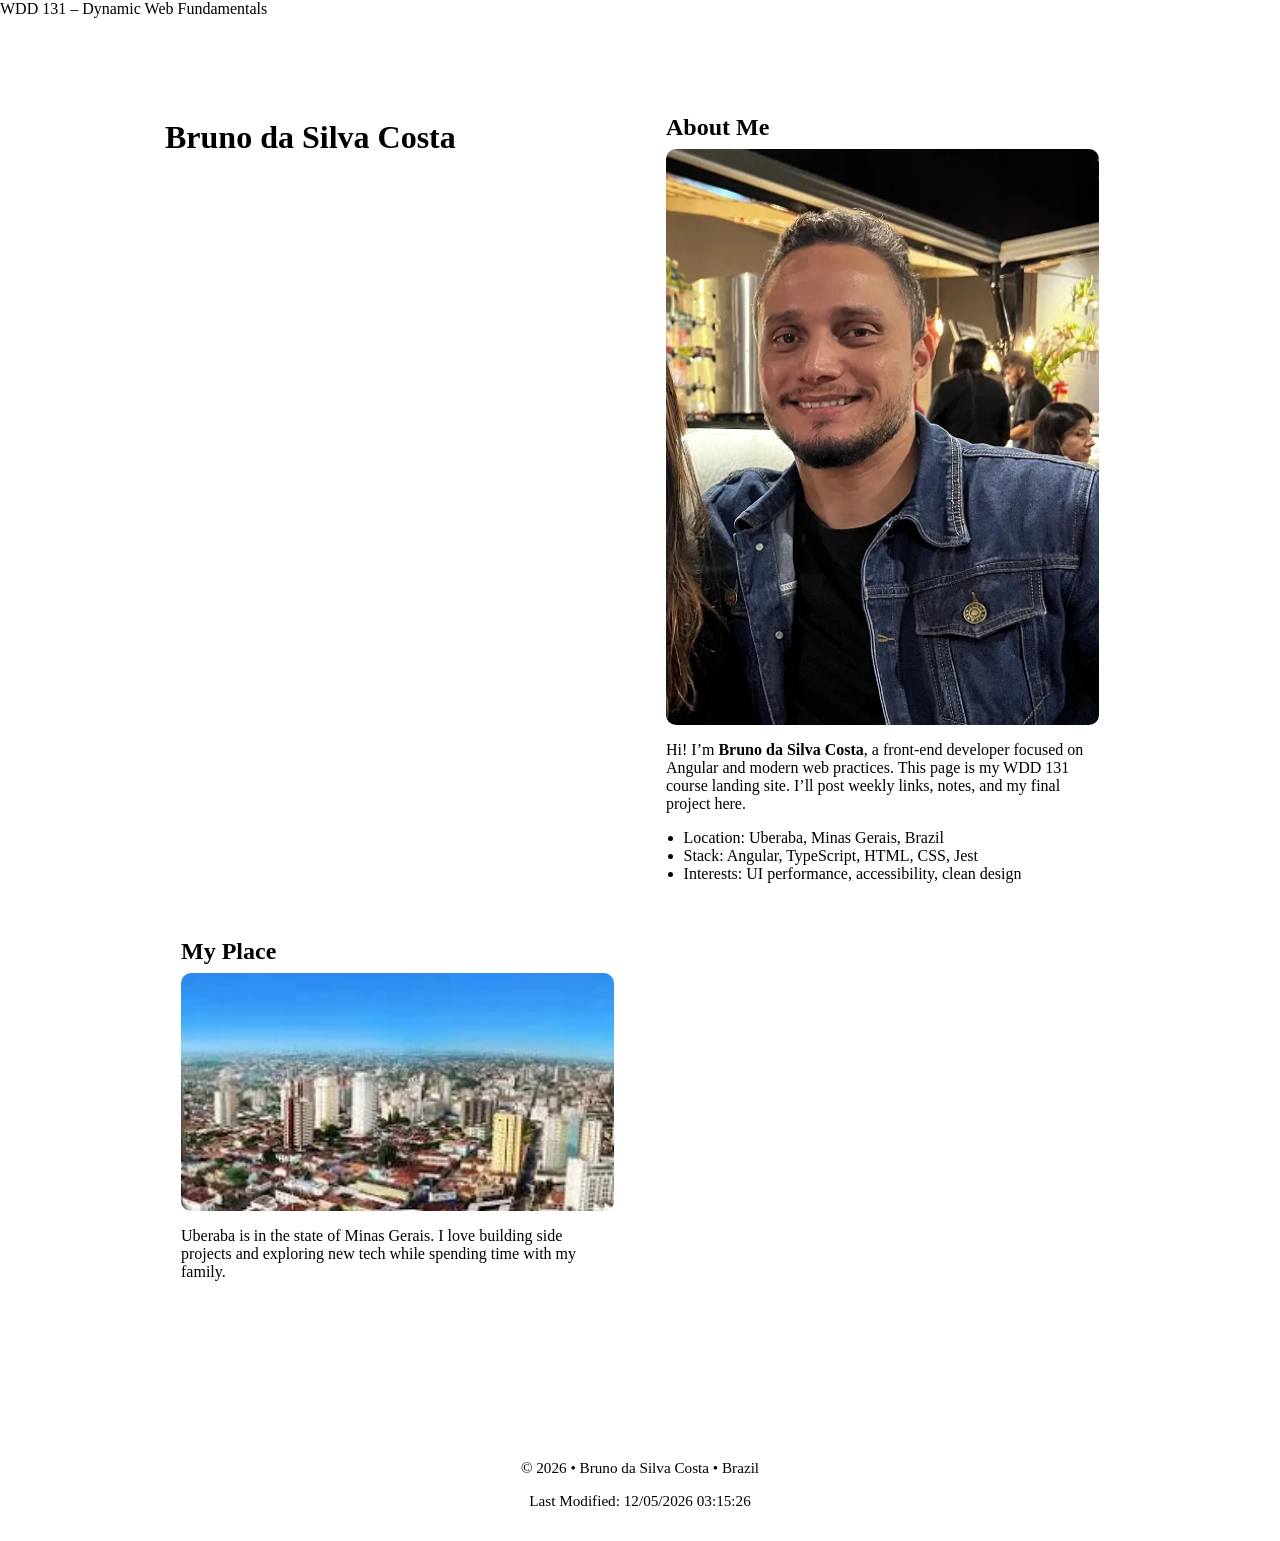
<file: index.html>
<!doctype html>


<!-- Styles -->
<link rel="stylesheet" href="styles/base.css" />


<!-- JS (deferred per spec) -->
<script src="scripts/getdates.js" defer></script>
</head>


<body>
    <header class="site-header">
        <span id="course-title" class="course-title">WDD 131 – Dynamic Web Fundamentals</span>


        <nav aria-label="Primary" class="site-nav">
            <ul>
                <li><a href="https://www.linkedin.com/in/🔧your-linkedin-slug" rel="me noopener"
                        target="_blank">LinkedIn</a></li>
                <li><a href="https://byupw.instructure.com/" target="_blank" rel="noopener">Canvas</a></li>
                <li><a href="https://www.churchofjesuschrist.org/study/scriptures/bofm/1-ne/3?lang=eng&id=p7#p7"
                        target="_blank" rel="noopener">Scripture</a></li>
                <li><a href="./final-project/" aria-label="Final Project folder placeholder">Final Project</a></li>
            </ul>
        </nav>
    </header>


    <main id="main" class="container">
        <h1 class="visually-hidden">Bruno da Silva Costa</h1>


        <section class="card" aria-labelledby="about-title">
            <h2 id="about-title">About Me</h2>
            <picture>
                <!-- Use WEBP if possible with JPG fallback -->
                <source srcset="images/profile.webp" type="image/webp" />
                <img src="images/profile.jpg" alt="Portrait of Bruno da Silva Costa" width="600" height="400"
                    loading="lazy" />
            </picture>
            <p>
                Hi! I’m <strong>Bruno da Silva Costa</strong>, a front‑end developer focused on Angular and modern web
                practices. This page is my
                WDD 131 course landing site. I’ll post weekly links, notes, and my final project here.
            </p>
            <ul class="fact-list">
                <li>Location: Uberaba, Minas Gerais, Brazil</li>
                <li>Stack: Angular, TypeScript, HTML, CSS, Jest</li>
                <li>Interests: UI performance, accessibility, clean design</li>
            </ul>
        </section>


        <section class="card" aria-labelledby="location-title">
            <h2 id="location-title">My Place</h2>
            <picture>
                <source srcset="images/location.webp" type="image/webp" />
                <img src="images/location.jpg" alt="City view of Uberaba, Minas Gerais" width="600" height="400"
                    loading="lazy" />
            </picture>
            <p>
                Uberaba is in the state of Minas Gerais. I love building side projects and exploring new tech while
                spending time with my family.
            </p>
        </section>
    </main>


    <footer class="site-footer">
        <p>
            &copy; <span id="currentyear"></span> • Bruno da Silva Costa • Brazil
        </p>
        <p id="lastModified" aria-live="polite"></p>
    </footer>
</body>

</html>
</file>
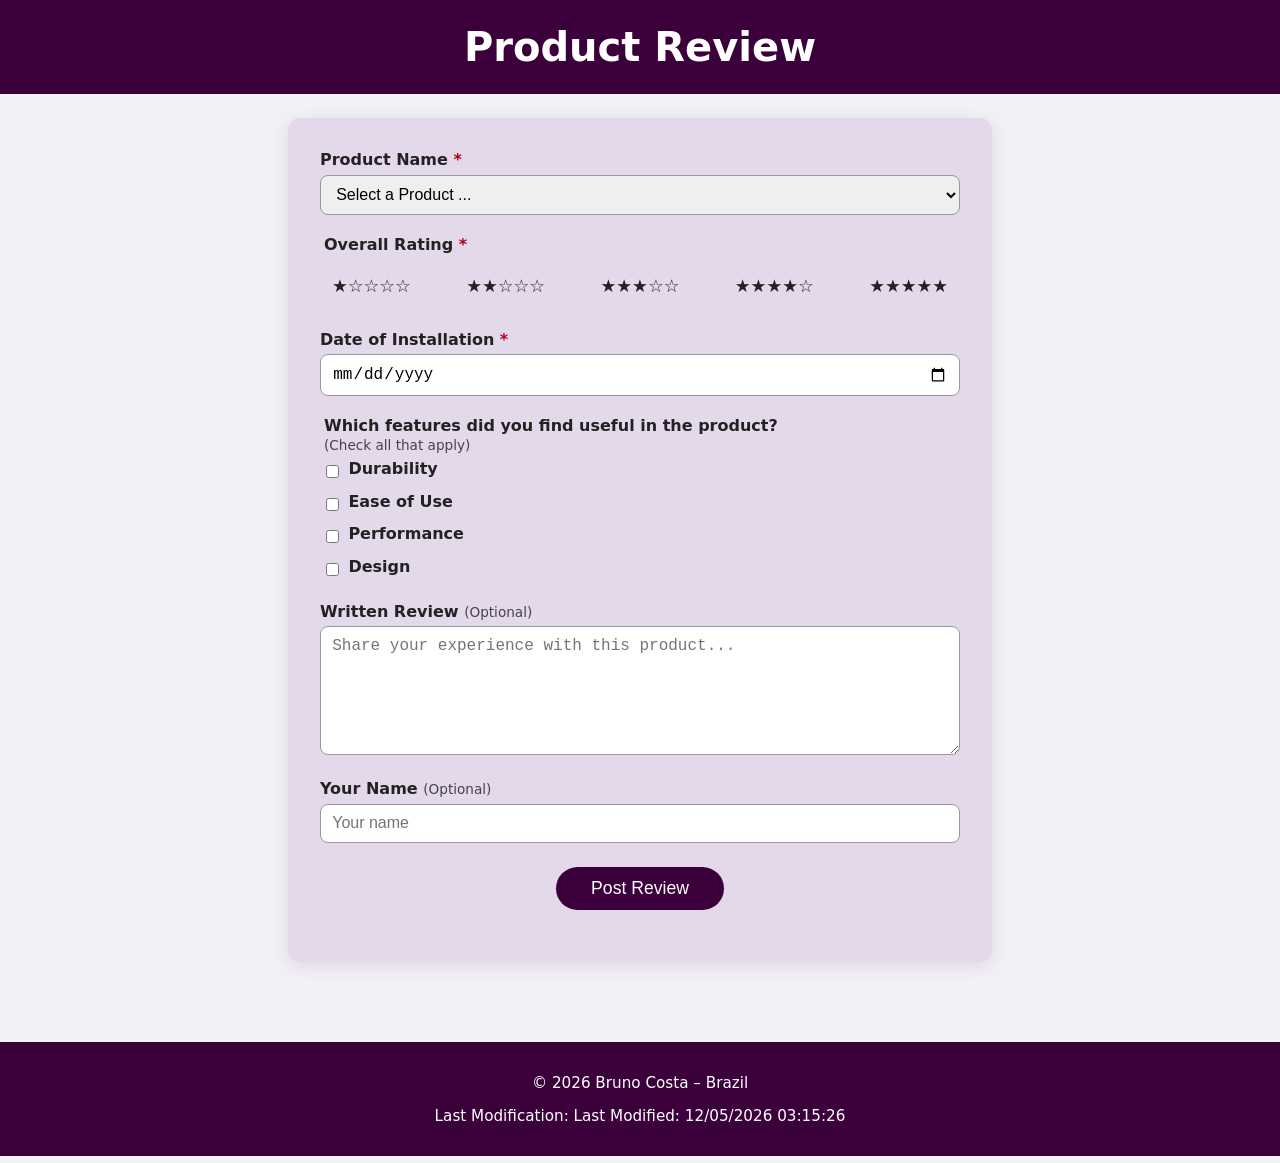
<file: form.html>
<!DOCTYPE html>
<html lang="en">

<head>
    <meta charset="UTF-8" />
    <meta name="viewport" content="width=device-width, initial-scale=1.0" />
    <meta name="description"
        content="Product Review Form for WDD 131 - Dynamic Web Fundamentals assignment by Bruno Costa. Submit and track product reviews dynamically.">
    <meta name="author" content="Bruno Costa">

    <title>Product Review</title>

    <link rel="stylesheet" href="styles/base.css" />
    <link rel="stylesheet" href="styles/form.css" />
</head>

<body>
    <header class="site-header">
        <h1>Product Review</h1>
    </header>

    <main>
        <form class="review-form" method="get" action="review.html">
            <div class="form-group">
                <label for="productName" class="required">Product Name</label>
                <select id="productName" name="productName" required>
                    <option value="" disabled selected>Select a Product ...</option>
                </select>
            </div>

            <fieldset class="form-group">
                <legend class="required">Overall Rating</legend>
                <div class="rating-group">
                    <div class="rating-option">
                        <input type="radio" id="rating1" name="rating" value="1" required />
                        <label for="rating1" aria-label="1 star">★☆☆☆☆</label>
                    </div>
                    <div class="rating-option">
                        <input type="radio" id="rating2" name="rating" value="2" required />
                        <label for="rating2" aria-label="2 stars">★★☆☆☆</label>
                    </div>
                    <div class="rating-option">
                        <input type="radio" id="rating3" name="rating" value="3" required />
                        <label for="rating3" aria-label="3 stars">★★★☆☆</label>
                    </div>
                    <div class="rating-option">
                        <input type="radio" id="rating4" name="rating" value="4" required />
                        <label for="rating4" aria-label="4 stars">★★★★☆</label>
                    </div>
                    <div class="rating-option">
                        <input type="radio" id="rating5" name="rating" value="5" required />
                        <label for="rating5" aria-label="5 stars">★★★★★</label>
                    </div>
                </div>
            </fieldset>

            <div class="form-group">
                <label for="installationDate" class="required">Date of Installation</label>
                <input type="date" id="installationDate" name="installationDate" required />
            </div>

            <fieldset class="form-group">
                <legend>Which features did you find useful in the product?<br>
                    <span class="hint">(Check all that apply)</span>
                </legend>

                <div class="checkbox-group">
                    <div class="checkbox-item">
                        <input type="checkbox" id="feature-durability" name="features" value="durability" />
                        <label for="feature-durability">Durability</label>
                    </div>

                    <div class="checkbox-item">
                        <input type="checkbox" id="feature-ease" name="features" value="ease-of-use" />
                        <label for="feature-ease">Ease of Use</label>
                    </div>

                    <div class="checkbox-item">
                        <input type="checkbox" id="feature-performance" name="features" value="performance" />
                        <label for="feature-performance">Performance</label>
                    </div>

                    <div class="checkbox-item">
                        <input type="checkbox" id="feature-design" name="features" value="design" />
                        <label for="feature-design">Design</label>
                    </div>
                </div>
            </fieldset>

            <div class="form-group">
                <label for="reviewText">
                    Written Review <span class="hint">(Optional)</span>
                </label>
                <textarea id="reviewText" name="reviewText" rows="6"
                    placeholder="Share your experience with this product..."></textarea>
            </div>

            <div class="form-group">
                <label for="userName">
                    Your Name <span class="hint">(Optional)</span>
                </label>
                <input type="text" id="userName" name="userName" placeholder="Your name" />
            </div>

            <div class="form-group submit-group">
                <input type="submit" value="Post Review" />
            </div>
        </form>
    </main>

    <footer class="site-footer">
        <p>&copy; <span id="currentyear"></span> Bruno Costa – Brazil</p>
        <p>Last Modification: <span id="lastModified"></span></p>
    </footer>

    <script src="scripts/getdates.js" defer></script>
    <script src="scripts/form.js" defer></script>
</body>

</html>
</file>
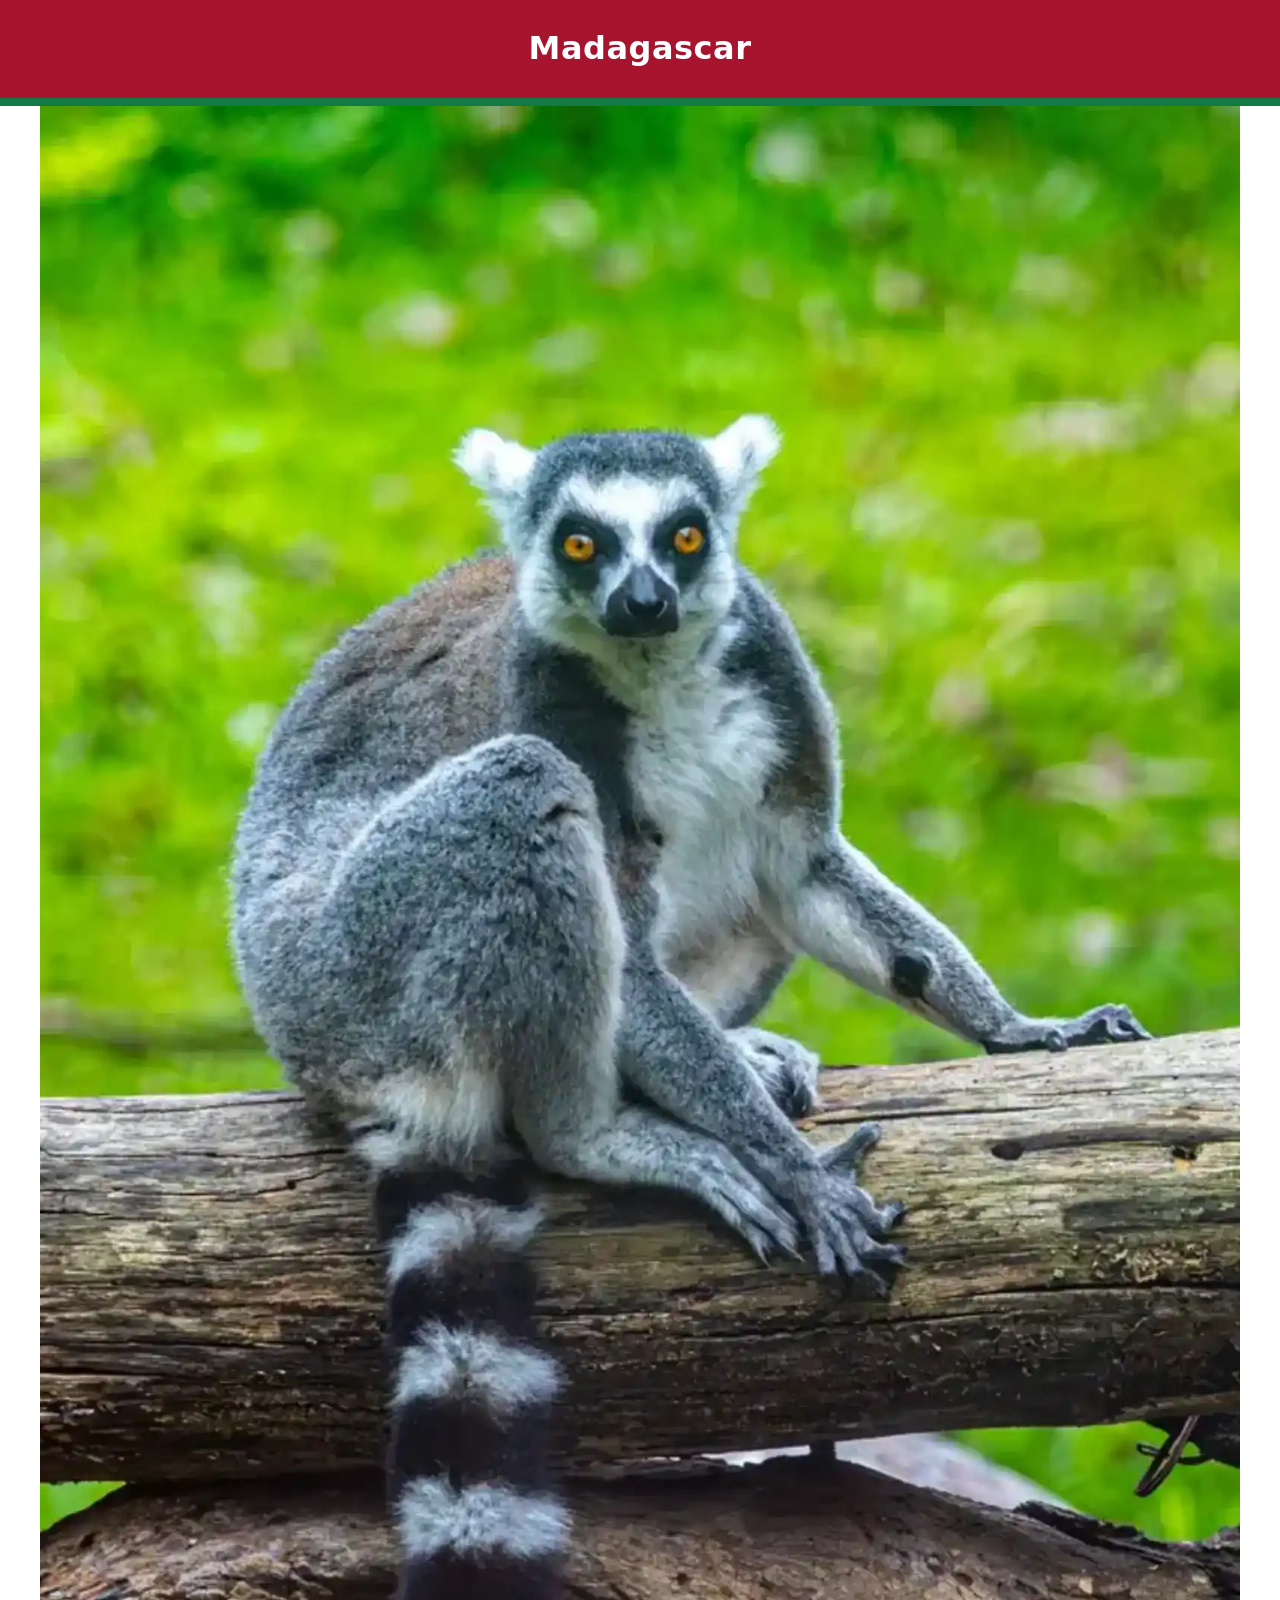
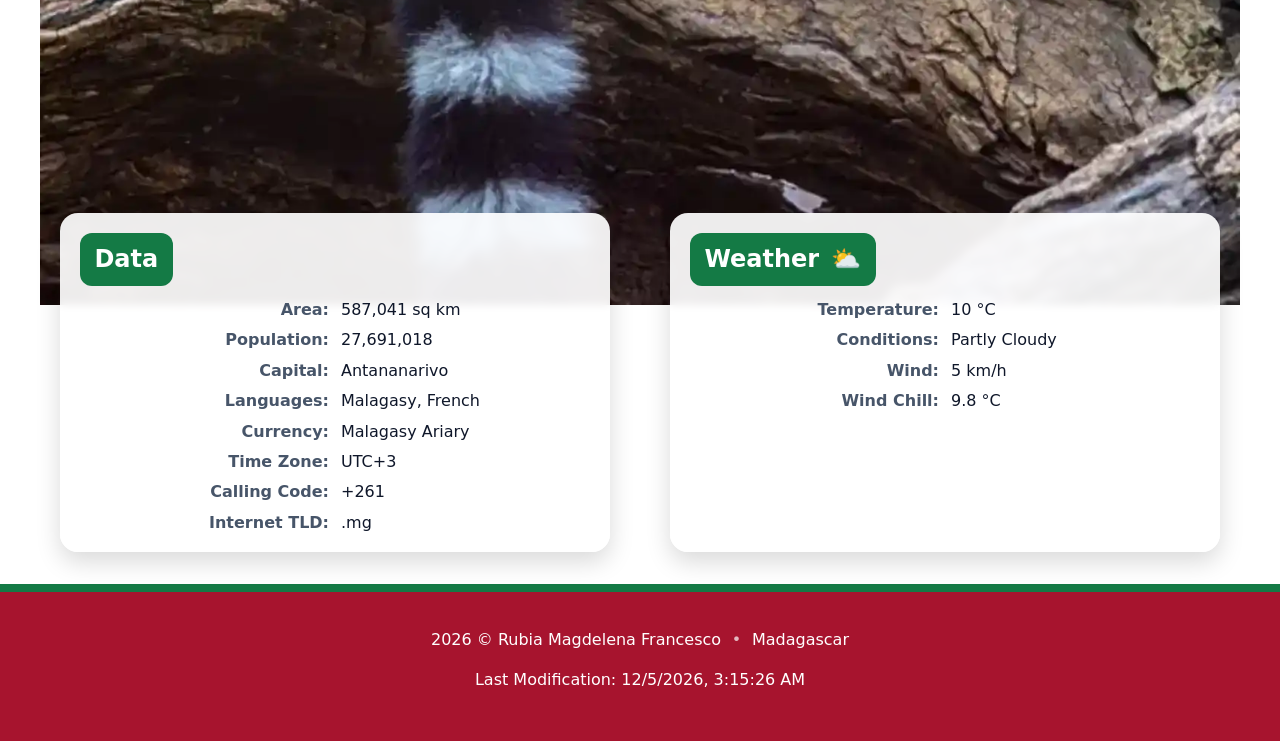
<file: place.html>
<!DOCTYPE html>
<html lang="en">

<head>
    <meta charset="UTF-8" >
    <meta name="viewport" content="width=device-width, initial-scale=1" >
    <meta name="description"
        content="Page about Madagascar with essential country data and weather section. Includes responsive WebP images and wind chill calculation via JavaScript.">
    <meta name="author" content="Bruno da Silva Costa">
    <title>Madagascar • Place Page</title>

    <link rel="stylesheet" href="styles/place.css" />

    <script src="scripts/place.js" defer></script>
</head>

<body>
    <header class="site-header">
        <h1 id="place-title">Madagascar</h1>
    </header>

    <main>
        <figure class="hero">
            <img src="images/madagascar-hero-large.webp" srcset="images/madagascar-hero-small.webp 600w,
                images/madagascar-hero-large.webp 1200w" sizes="(max-width: 700px) 100vw, 1200px" width="1200"
                height="675" loading="eager" decoding="async" fetchpriority="high"
                alt="Ring-tailed lemurs in Madagascar" />
            <figcaption class="visually-hidden">Lemurs in Madagascar</figcaption>
        </figure>

        <section class="info card" aria-labelledby="data-heading">
            <h2 id="data-heading">Data</h2>
            <dl class="kv">
                <div>
                    <dt>Area:</dt>
                    <dd>587,041 sq km</dd>
                </div>
                <div>
                    <dt>Population:</dt>
                    <dd>27,691,018</dd>
                </div>
                <div>
                    <dt>Capital:</dt>
                    <dd>Antananarivo</dd>
                </div>
                <div>
                    <dt>Languages:</dt>
                    <dd>Malagasy, French</dd>
                </div>
                <div>
                    <dt>Currency:</dt>
                    <dd>Malagasy Ariary</dd>
                </div>
                <div>
                    <dt>Time Zone:</dt>
                    <dd>UTC+3</dd>
                </div>
                <div>
                    <dt>Calling Code:</dt>
                    <dd>+261</dd>
                </div>
                <div>
                    <dt>Internet TLD:</dt>
                    <dd>.mg</dd>
                </div>
            </dl>
        </section>

        <section class="weather card" aria-labelledby="weather-heading">
            <div class="weather-title">
                <h2 id="weather-heading">Weather</h2>

                <svg class="weather-icon" viewBox="0 0 64 64" role="img" aria-label="Partly cloudy">
                    <title>Partly cloudy</title>
                    <circle cx="20" cy="20" r="9" />
                    <path d="M40 28a10 10 0 0 0-19.4-3.6A8 8 0 0 0 20 44h20a8 8 0 0 0 0-16z" />
                </svg>
            </div>

            <dl class="kv">
                <div>
                    <dt>Temperature:</dt>
                    <dd><span id="temp">10</span> °C</dd>
                </div>
                <div>
                    <dt>Conditions:</dt>
                    <dd>Partly Cloudy</dd>
                </div>
                <div>
                    <dt>Wind:</dt>
                    <dd><span id="wind">5</span> km/h</dd>
                </div>
                <div>
                    <dt>Wind Chill:</dt>
                    <dd><span id="windchill">N/A</span></dd>
                </div>
            </dl>
        </section>
    </main>

    <footer class="site-footer">
        <p>
            <span id="copyright-year"></span> ©
            <span class="owner">Rubia Magdelena Francesco</span>
            <span class="dot">•</span> Madagascar
        </p>
        <p>Last Modification: <span id="last-modified"></span></p>
    </footer>
</body>

</html>
</file>
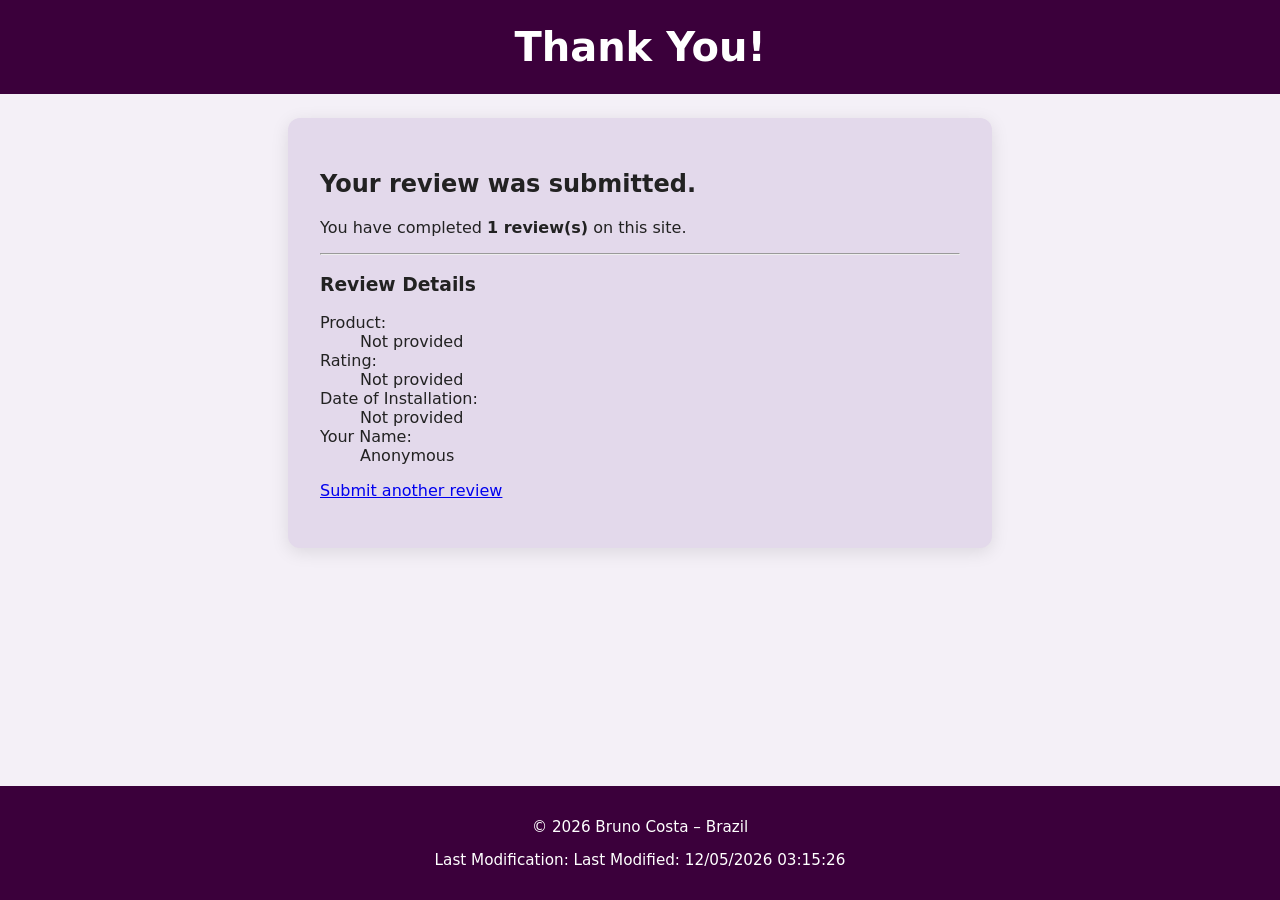
<file: review.html>
<!DOCTYPE html>
<html lang="en">

<head>
    <meta charset="UTF-8" />
    <meta name="viewport" content="width=device-width, initial-scale=1.0" />
    <meta name="description"
        content="Product Review Form for WDD 131 - Dynamic Web Fundamentals assignment by Bruno Costa. Submit and track product reviews dynamically.">
    <meta name="author" content="Bruno Costa">

    <title>Review Submitted</title>

    <link rel="stylesheet" href="styles/base.css" />
    <link rel="stylesheet" href="styles/form.css" />
</head>

<body>
    <header class="site-header">
        <h1>Thank You!</h1>
    </header>

    <main>
        <section class="review-form">
            <h2>Your review was submitted.</h2>

            <p>
                You have completed
                <strong><span id="reviewCount">0</span> review(s)</strong>
                on this site.
            </p>

            <hr>

            <h3>Review Details</h3>
            <dl class="review-details">
                <dt>Product:</dt>
                <dd id="summaryProduct">–</dd>

                <dt>Rating:</dt>
                <dd id="summaryRating">–</dd>

                <dt>Date of Installation:</dt>
                <dd id="summaryDate">–</dd>

                <dt>Your Name:</dt>
                <dd id="summaryName">–</dd>
            </dl>

            <p class="back-link">
                <a href="form.html">Submit another review</a>
            </p>
        </section>
    </main>

    <footer class="site-footer">
        <p>&copy; <span id="currentyear"></span> Bruno Costa – Brazil</p>
        <p>Last Modification: <span id="lastModified"></span></p>
    </footer>


    <script src="scripts/getdates.js" defer></script>
    <script src="scripts/review.js" defer></script>
</body>

</html>
</file>
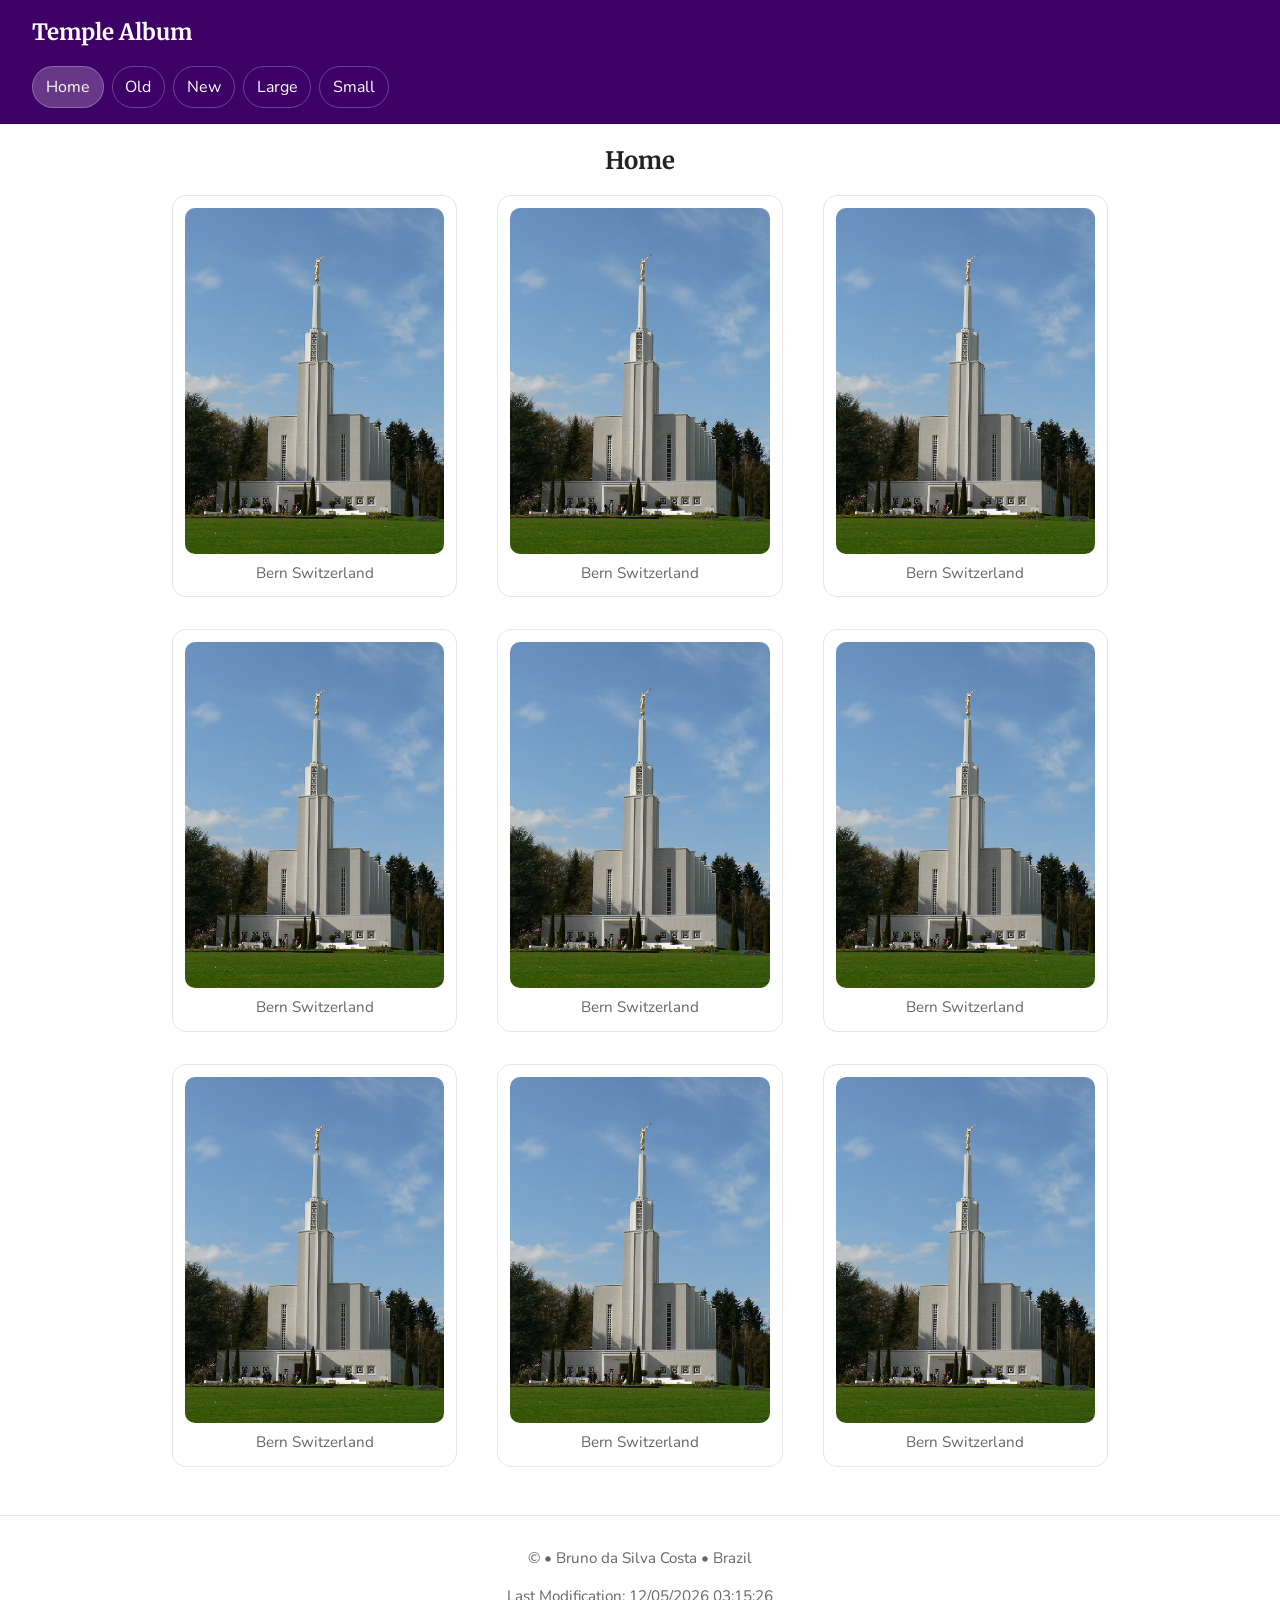
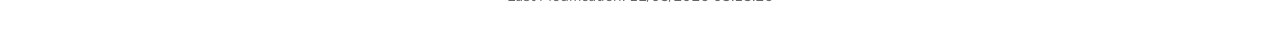
<file: temples.html>
<!doctype html>
<html lang="en">

<head>
    <meta charset="utf-8" />
    <meta name="viewport" content="width=device-width, initial-scale=1" />
    <title>Temple Album</title>

    <!-- Google Fonts -->
    <link href="https://fonts.googleapis.com/css2?family=Nunito:wght@400;700&family=Merriweather:wght@700&display=swap"
        rel="stylesheet">

    <!-- CSS (mobile first) -->
    <link rel="stylesheet" href="styles/temples.css">
    <!-- Larger view overrides -->
    <link rel="stylesheet" href="styles/temples-large.css" media="(min-width: 760px)">

    <!-- JS (deferred) -->
    <script src="scripts/temples.js" defer></script>
</head>

<body>
    <header class="site-header">
        <div class="brand-row">
            <h1 class="brand">Temple Album</h1>

            <!-- Hamburger (small only) -->
            <button class="hamburger" id="hamburger" aria-label="Menu" aria-controls="primary-nav"
                aria-expanded="false">
                <span class="hamburger-lines" aria-hidden="true"></span>
                <span class="visually-hidden">Menu</span>
            </button>
        </div>

        <nav id="primary-nav" class="site-nav" aria-label="Primary">
            <ul>
                <li><a class="active" href="#">Home</a></li>
                <li><a href="#">Old</a></li>
                <li><a href="#">New</a></li>
                <li><a href="#">Large</a></li>
                <li><a href="#">Small</a></li>
            </ul>
        </nav>
    </header>

    <main class="container">
        <h2 class="page-title">Home</h2>

        <!-- Album grid (9 figures) -->
        <section class="album" aria-label="Temple images">
            <!-- Repita a mesma imagem se desejar (placeholder) -->
            <figure>
                <img src="images/temple-switzerland.jpg" alt="Bern Switzerland Temple exterior" width="800" height="533"
                    loading="lazy">
                <figcaption>Bern Switzerland</figcaption>
            </figure>

            <figure>
                <img src="images/temple-switzerland.jpg" alt="Bern Switzerland Temple exterior" width="800" height="533"
                    loading="lazy">
                <figcaption>Bern Switzerland</figcaption>
            </figure>

            <figure>
                <img src="images/temple-switzerland.jpg" alt="Bern Switzerland Temple exterior" width="800" height="533"
                    loading="lazy">
                <figcaption>Bern Switzerland</figcaption>
            </figure>

            <figure>
                <img src="images/temple-switzerland.jpg" alt="Bern Switzerland Temple exterior" width="800" height="533"
                    loading="lazy">
                <figcaption>Bern Switzerland</figcaption>
            </figure>

            <figure>
                <img src="images/temple-switzerland.jpg" alt="Bern Switzerland Temple exterior" width="800" height="533"
                    loading="lazy">
                <figcaption>Bern Switzerland</figcaption>
            </figure>

            <figure>
                <img src="images/temple-switzerland.jpg" alt="Bern Switzerland Temple exterior" width="800" height="533"
                    loading="lazy">
                <figcaption>Bern Switzerland</figcaption>
            </figure>

            <figure>
                <img src="images/temple-switzerland.jpg" alt="Bern Switzerland Temple exterior" width="800" height="533"
                    loading="lazy">
                <figcaption>Bern Switzerland</figcaption>
            </figure>

            <figure>
                <img src="images/temple-switzerland.jpg" alt="Bern Switzerland Temple exterior" width="800" height="533"
                    loading="lazy">
                <figcaption>Bern Switzerland</figcaption>
            </figure>

            <figure>
                <img src="images/temple-switzerland.jpg" alt="Bern Switzerland Temple exterior" width="800" height="533"
                    loading="lazy">
                <figcaption>Bern Switzerland</figcaption>
            </figure>
        </section>
    </main>

    <footer class="site-footer">
        <p>&copy; <span id="currentyear"></span> • Bruno da Silva Costa • Brazil</p>
        <p id="lastModified" aria-live="polite"></p>
    </footer>

    <!-- a11y helper -->
    <span class="visually-hidden" id="sr-status" aria-live="polite"></span>
</body>

</html>
</file>
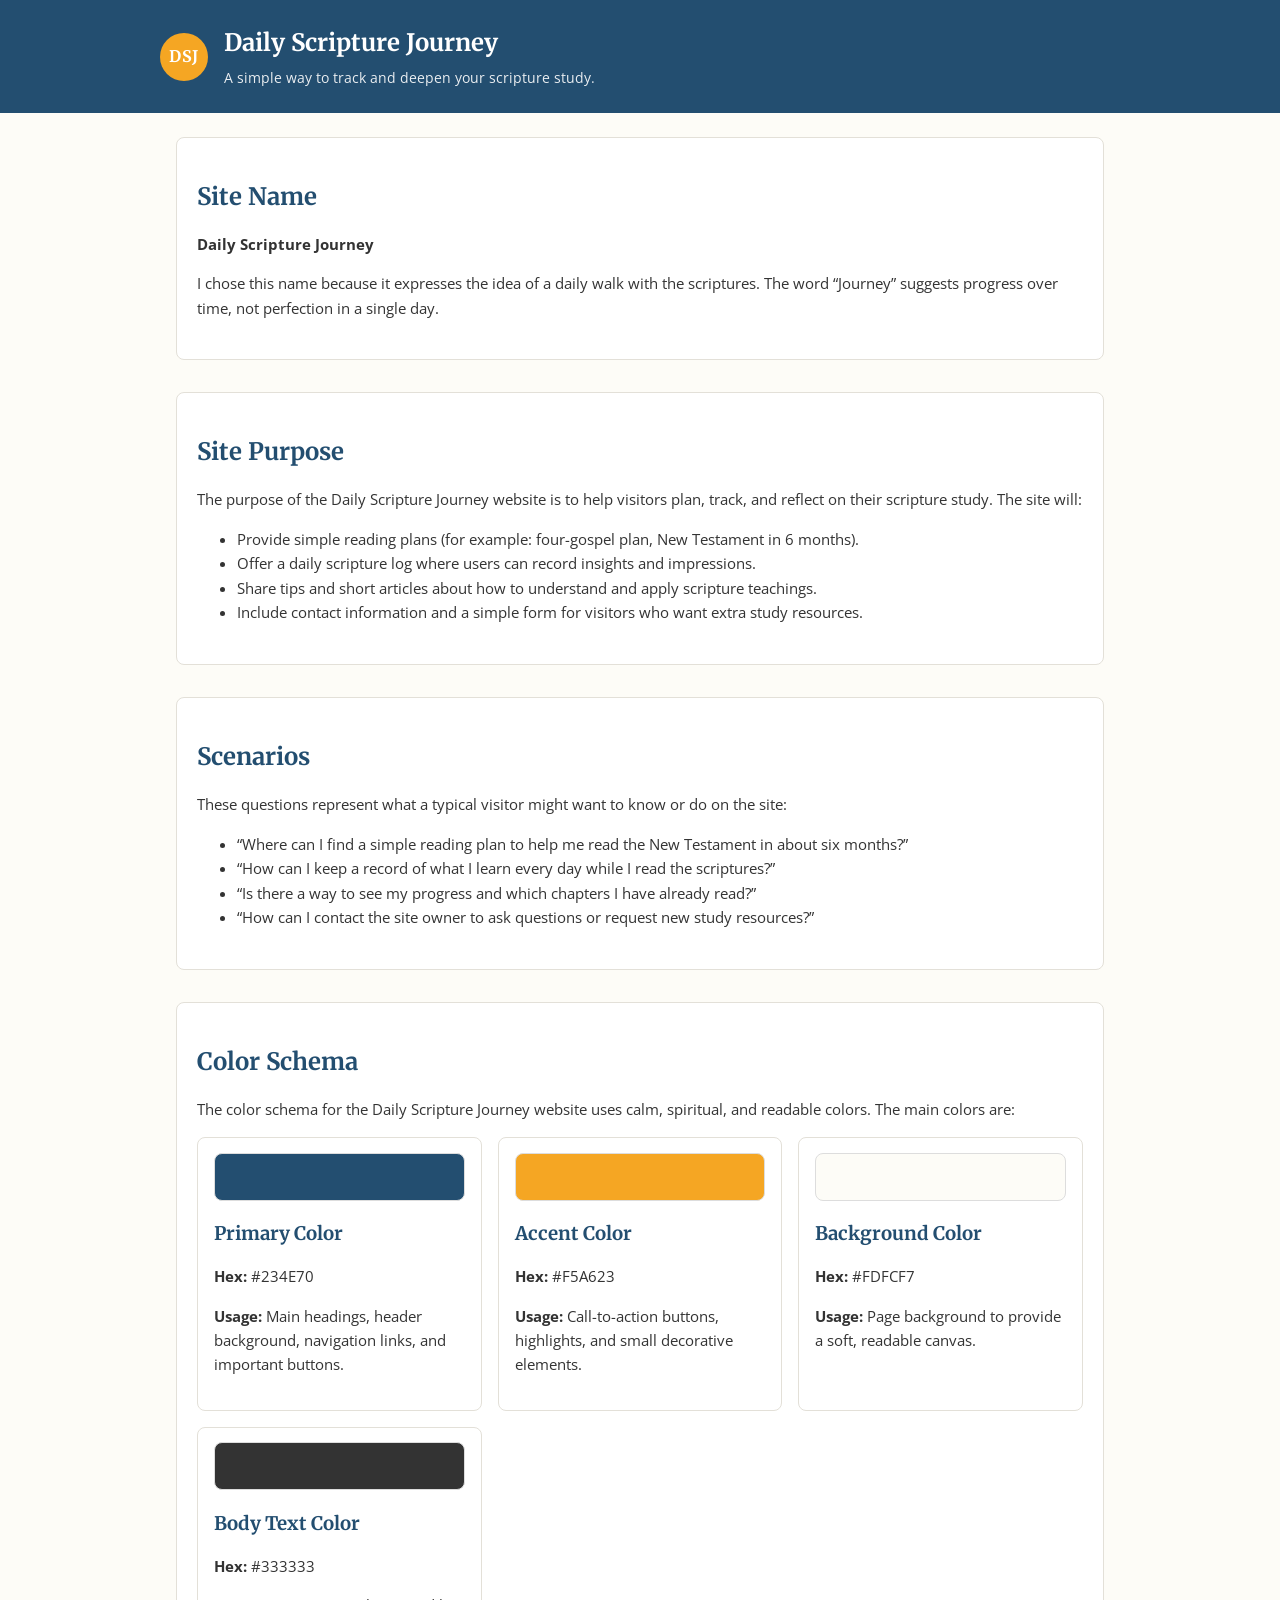
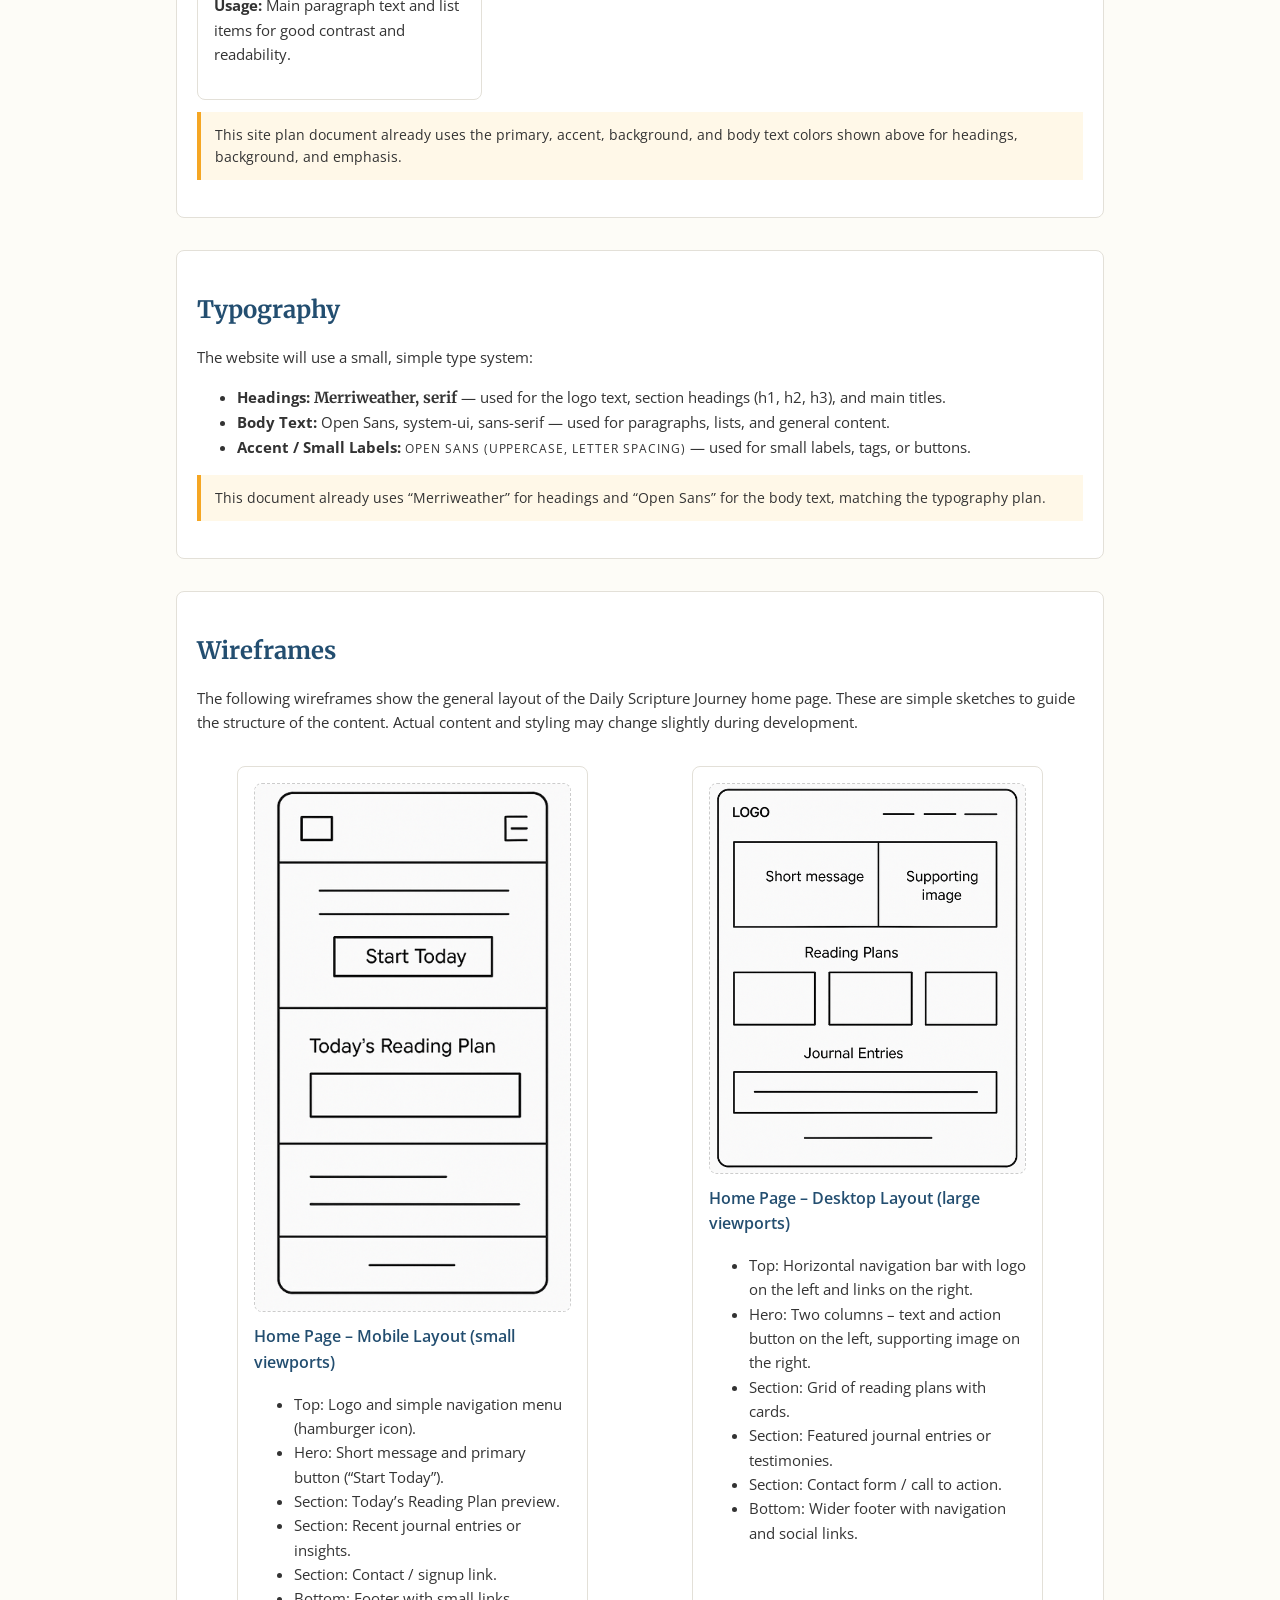
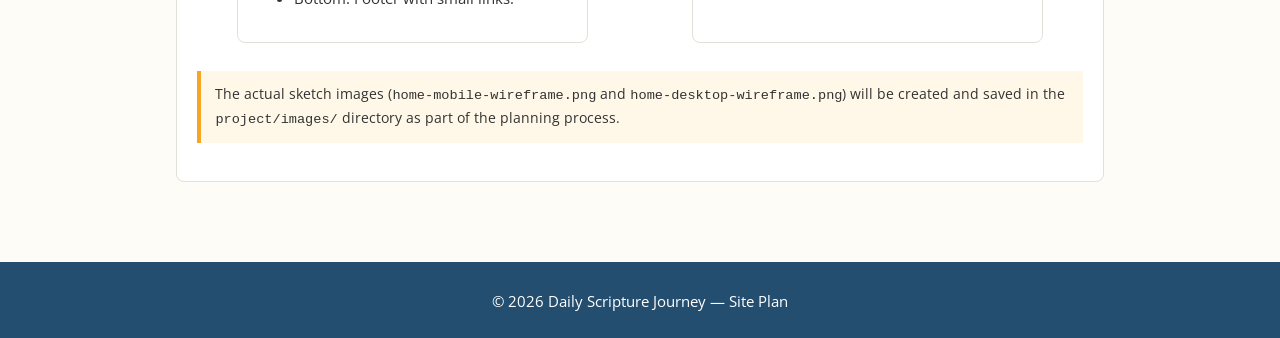
<file: project/siteplan.html>
<!DOCTYPE html>
<html lang="en">

<head>
    <meta charset="UTF-8">
    <meta name="viewport" content="width=device-width, initial-scale=1.0">
    <meta name="description"
        content="Site plan for the Daily Scripture Journey project in the WDD 131 course, outlining name, purpose, audience, colors, typography, and wireframes.">
    <meta name="author" content="Bruno da Silva Costa">
    <link rel="preconnect" href="https://fonts.googleapis.com">
    <link rel="preconnect" href="https://fonts.gstatic.com" crossorigin>
    <link
        href="https://fonts.googleapis.com/css2?family=Merriweather:wght@400;700&family=Open+Sans:wght@300;400;600;700&display=swap"
        rel="stylesheet">
    <title>Daily Scripture Journey | Site Plan</title>
    <link rel="stylesheet" href="styles/siteplan.css">
</head>

<body>
    <header>
        <div class="logo-area">
            <div class="logo-mark">DSJ</div>
            <div class="logo-text">
                <h1>Daily Scripture Journey</h1>
                <p class="tagline">A simple way to track and deepen your scripture study.</p>
            </div>
        </div>
    </header>

    <main>
        <!-- SITE NAME -->
        <section id="site-name">
            <h2>Site Name</h2>
            <p><strong>Daily Scripture Journey</strong></p>
            <p>
                I chose this name because it expresses the idea of a daily walk with the scriptures.
                The word “Journey” suggests progress over time, not perfection in a single day.
            </p>
        </section>

        <!-- SITE PURPOSE -->
        <section id="site-purpose">
            <h2>Site Purpose</h2>
            <p>
                The purpose of the Daily Scripture Journey website is to help visitors plan, track,
                and reflect on their scripture study. The site will:
            </p>
            <ul>
                <li>Provide simple reading plans (for example: four-gospel plan, New Testament in 6 months).</li>
                <li>Offer a daily scripture log where users can record insights and impressions.</li>
                <li>Share tips and short articles about how to understand and apply scripture teachings.</li>
                <li>Include contact information and a simple form for visitors who want extra study resources.</li>
            </ul>
        </section>

        <!-- SCENARIOS -->
        <section id="scenarios">
            <h2>Scenarios</h2>
            <p>
                These questions represent what a typical visitor might want to know or do on the site:
            </p>
            <ul>
                <li>
                    “Where can I find a simple reading plan to help me read the New Testament in about six months?”
                </li>
                <li>
                    “How can I keep a record of what I learn every day while I read the scriptures?”
                </li>
                <li>
                    “Is there a way to see my progress and which chapters I have already read?”
                </li>
                <li>
                    “How can I contact the site owner to ask questions or request new study resources?”
                </li>
            </ul>
        </section>

        <!-- COLOR SCHEMA -->
        <section id="color-schema">
            <h2>Color Schema</h2>
            <p>
                The color schema for the Daily Scripture Journey website uses calm, spiritual, and readable colors.
                The main colors are:
            </p>

            <div class="color-grid">
                <article class="color-card">
                    <div class="color-swatch primary-swatch"></div>
                    <h3>Primary Color</h3>
                    <p><strong>Hex:</strong> #234E70</p>
                    <p><strong>Usage:</strong> Main headings, header background, navigation links, and important
                        buttons.</p>
                </article>

                <article class="color-card">
                    <div class="color-swatch accent-swatch"></div>
                    <h3>Accent Color</h3>
                    <p><strong>Hex:</strong> #F5A623</p>
                    <p><strong>Usage:</strong> Call-to-action buttons, highlights, and small decorative elements.</p>
                </article>

                <article class="color-card">
                    <div class="color-swatch background-swatch"></div>
                    <h3>Background Color</h3>
                    <p><strong>Hex:</strong> #FDFCF7</p>
                    <p><strong>Usage:</strong> Page background to provide a soft, readable canvas.</p>
                </article>

                <article class="color-card">
                    <div class="color-swatch text-swatch"></div>
                    <h3>Body Text Color</h3>
                    <p><strong>Hex:</strong> #333333</p>
                    <p><strong>Usage:</strong> Main paragraph text and list items for good contrast and readability.</p>
                </article>
            </div>

            <p class="note">
                This site plan document already uses the primary, accent, background, and body text colors
                shown above for headings, background, and emphasis.
            </p>
        </section>

        <!-- TYPOGRAPHY -->
        <section id="typography">
            <h2>Typography</h2>
            <p>
                The website will use a small, simple type system:
            </p>
            <ul>
                <li>
                    <strong>Headings:</strong> <span class="font-heading-example">Merriweather, serif</span>
                    — used for the logo text, section headings (h1, h2, h3), and main titles.
                </li>
                <li>
                    <strong>Body Text:</strong> <span class="font-body-example">Open Sans, system-ui, sans-serif</span>
                    — used for paragraphs, lists, and general content.
                </li>
                <li>
                    <strong>Accent / Small Labels:</strong>
                    <span class="font-label-example">Open Sans (uppercase, letter spacing)</span>
                    — used for small labels, tags, or buttons.
                </li>
            </ul>
            <p class="note">
                This document already uses “Merriweather” for headings and “Open Sans” for the body text,
                matching the typography plan.
            </p>
        </section>

        <!-- WIREFRAMES -->
        <section id="wireframes">
            <h2>Wireframes</h2>
            <p>
                The following wireframes show the general layout of the Daily Scripture Journey home page.
                These are simple sketches to guide the structure of the content. Actual content and styling
                may change slightly during development.
            </p>

            <div class="wireframe-grid">
                <figure class="wireframe-card">
                    <img src="images/home-mobile-wireframe.png"
                        alt="Wireframe of the Daily Scripture Journey home page on a mobile screen. Header at the top, followed by hero section, daily plan, and footer.">
                    <figcaption>Home Page – Mobile Layout (small viewports)</figcaption>
                    <ul>
                        <li>Top: Logo and simple navigation menu (hamburger icon).</li>
                        <li>Hero: Short message and primary button (“Start Today”).</li>
                        <li>Section: Today’s Reading Plan preview.</li>
                        <li>Section: Recent journal entries or insights.</li>
                        <li>Section: Contact / signup link.</li>
                        <li>Bottom: Footer with small links.</li>
                    </ul>
                </figure>

                <figure class="wireframe-card">
                    <img src="images/home-desktop-wireframe.png"
                        alt="Wireframe of the Daily Scripture Journey home page on a desktop screen. Horizontal navigation, hero with image and text, and sections for reading plans, journal preview, and contact.">
                    <figcaption>Home Page – Desktop Layout (large viewports)</figcaption>
                    <ul>
                        <li>Top: Horizontal navigation bar with logo on the left and links on the right.</li>
                        <li>Hero: Two columns – text and action button on the left, supporting image on the right.</li>
                        <li>Section: Grid of reading plans with cards.</li>
                        <li>Section: Featured journal entries or testimonies.</li>
                        <li>Section: Contact form / call to action.</li>
                        <li>Bottom: Wider footer with navigation and social links.</li>
                    </ul>
                </figure>
            </div>

            <p class="note">
                The actual sketch images (<code>home-mobile-wireframe.png</code> and
                <code>home-desktop-wireframe.png</code>) will be created and saved in the
                <code>project/images/</code> directory as part of the planning process.
            </p>
        </section>
    </main>

    <footer>
        <p>&copy; <span id="current-year"></span> Daily Scripture Journey &mdash; Site Plan</p>
    </footer>

    <script>
        // Small helper script for the year (still valid HTML and easy to validate)
        const yearSpan = document.getElementById('current-year');
        if (yearSpan) {
            yearSpan.textContent = new Date().getFullYear();
        }
    </script>
</body>

</html>
</file>
<file: styles/base.css>
html,
body {
    height: 100%;
}

body {
    margin: 0;
    min-height: 100vh;
    display: flex;
    flex-direction: column;
}

main {
    flex: 1;
}

/* Base: high contrast, minimal weight, responsive grid, flex nav */
.site-nav {
    margin-top: 0.75rem;
}

.site-nav ul {
    list-style: none;
    margin: 0 auto;
    padding: 0;
    display: flex;
    gap: 0.5rem;
    justify-content: center;
    flex-wrap: wrap;
}

.site-nav a {
    display: inline-block;
    padding: 0.5rem 0.9rem;
    border-radius: 999px;
    text-decoration: none;
    color: #ffffff;
    border: 1px solid rgba(255, 255, 255, 0.25);
    transition: transform 120ms ease, box-shadow 120ms ease, background-color 120ms ease;
}

/* Hover effect: subtle elevation, no layout shift (>3px) */
.site-nav a:hover,
.site-nav a:focus-visible {
    background: rgba(255, 255, 255, 0.12);
    box-shadow: 0 2px 10px rgba(0, 0, 0, 0.2);
    transform: translateY(-1px);
    outline: none;
}

.container {
    max-width: 950px;
    margin: 2rem auto;
    padding: 0 1rem 3rem;
}

/* Cards grid */
.container {
    display: grid;
    grid-template-columns: 1fr;
    gap: 1.25rem;
}

.card {
    background: var(--card);
    border: 1px solid var(--border);
    border-radius: 14px;
    padding: 1rem 1rem 1.2rem;
}


.card h2 {
    margin: 0 0 0.5rem 0;
    font-family: Merriweather, Georgia, serif;
    font-weight: 700;
}

.card p,
.card li {
    color: var(--muted-text);
}


.fact-list {
    margin: 0.5rem 0 0;
    padding-left: 1.1rem;
}

.card img {
    width: 100%;
    height: auto;
    border-radius: 10px;
    display: block;
}

/* Wider screens: two cards side by side */
@media (min-width: 820px) {
    .container {
        grid-template-columns: repeat(2, 1fr);
    }
}

.site-footer {
    border-top: 1px solid var(--border);
    margin-top: 2rem;
    padding: 1rem;
    text-align: center;
    font-size: 0.95rem;
}

/* Respect motion preferences */
@media (prefers-reduced-motion: reduce) {
    html {
        scroll-behavior: auto;
    }

    .site-nav a {
        transition: none;
    }
}
</file>
<file: styles/form.css>
body {
    font-family: system-ui, -apple-system, BlinkMacSystemFont, "Segoe UI", sans-serif;
    margin: 0;
    background-color: #f4f0f7;
    color: #222;
}

.site-header {
    background-color: #3b003b;
    color: #fff;
    padding: 1.5rem 1rem;
    text-align: center;
}

.site-header h1 {
    margin: 0;
    font-size: 2rem;
}

main {
    padding: 1.5rem 1rem 3rem;
}

.review-form {
    max-width: 480px;
    margin: 0 auto;
    background-color: #e3d9eb;
    padding: 1.5rem 1.25rem 2rem;
    border-radius: 0.75rem;
    box-shadow: 0 4px 18px rgba(0, 0, 0, 0.1);
}

.form-group,
fieldset.form-group {
    margin-bottom: 1.25rem;
    border: none;
    padding: 0;
}

label,
legend {
    display: block;
    font-weight: 600;
    margin-bottom: 0.35rem;
}

.required::after {
    content: " *";
    color: #b00020;
    font-weight: 700;
}

.hint {
    font-weight: 400;
    font-size: 0.85rem;
    color: #444;
}

input[type="text"],
input[type="date"],
select,
textarea {
    width: 100%;
    padding: 0.6rem 0.7rem;
    font-size: 1rem;
    border-radius: 0.5rem;
    border: 1px solid #999;
    box-sizing: border-box;
}

.rating-group {
    display: flex;
    justify-content: space-between;
    gap: 0.5rem;
    margin-top: 0.5rem;
}

.rating-option {
    text-align: center;
}

.rating-option input[type="radio"] {
    position: absolute;
    opacity: 0;
}

.rating-option label {
    display: inline-block;
    padding: 0.4rem 0.5rem;
    border-radius: 999px;
    border: 2px solid transparent;
    cursor: pointer;
    font-size: 1.1rem;
}

.rating-option input[type="radio"]:checked+label {
    border-color: #3b003b;
    background-color: #fff;
}

.checkbox-group {
    display: grid;
    gap: 0.5rem;
}

.checkbox-item {
    display: flex;
    align-items: center;
    gap: 0.4rem;
}

.submit-group {
    text-align: center;
    margin-top: 1.5rem;
}

input[type="submit"] {
    font-size: 1.1rem;
    padding: 0.7rem 2.2rem;
    border: none;
    border-radius: 999px;
    background-color: #3b003b;
    color: #fff;
    cursor: pointer;
}

input[type="submit"]:hover,
input[type="submit"]:focus-visible {
    outline: none;
    background-color: #5d0e5d;
}

footer {
    background-color: #3b003b;
    color: #fff;
    text-align: center;
    padding: 1rem 0.5rem 2rem;
    font-size: 0.9rem;
}

@media (min-width: 768px) {
    .review-form {
        max-width: 640px;
        padding: 2rem;
    }

    .site-header h1 {
        font-size: 2.5rem;
    }
}
</file>
<file: styles/place.css>
:root {
    --brand-dark: #a7142e;
    --brand-green: #147a45;
    --ink: #0f172a;
    --muted: #475569;
    --card-bg: rgba(255, 255, 255, .92);
    --surface: #ffffff;
    --radius: 18px;
    --gap: 1.25rem;
    --shadow: 0 10px 24px rgba(0, 0, 0, .15);
    --max: 1200px;
    --font: system-ui, -apple-system, Segoe UI, Roboto, "Helvetica Neue", Arial, "Noto Sans", "Liberation Sans", sans-serif;
}

* {
    box-sizing: border-box
}

html,
body {
    height: 100%
}

body {
    margin: 0;
    font-family: var(--font);
    color: var(--ink);
    line-height: 1.55;
    background: #fff;
}

.visually-hidden {
    position: absolute !important;
    width: 1px;
    height: 1px;
    margin: -1px;
    border: 0;
    padding: 0;
    white-space: nowrap;
    clip-path: inset(50%);
    clip: rect(0 0 0 0);
    overflow: hidden;
}

.site-header {
    background: var(--brand-dark);
    color: #fff;
    padding: 1.5rem 1rem;
    text-align: center;
    border-bottom: 8px solid var(--brand-green);
}

.site-header h1 {
    margin: 0 auto;
    max-width: var(--max);
    font-weight: 700;
    letter-spacing: .5px;
}

main {
    display: grid;
    grid-template-columns: 1fr;
    gap: var(--gap);
    max-width: var(--max);
    margin-inline: auto;
}

.hero {
    margin: 0
}

.hero img {
    display: block;
    width: 100%;
    height: auto;
}

.card {
    background: var(--card-bg);
    backdrop-filter: saturate(140%) blur(4px);
    border-radius: var(--radius);
    box-shadow: var(--shadow);
    margin: 0 var(--gap);
    padding: 1.25rem 1.25rem 1rem;
}

.card h2 {
    margin: 0 0 .75rem;
    background: var(--brand-green);
    color: #fff;
    padding: .5rem .9rem;
    border-radius: 12px;
    display: inline-flex;
    align-items: center;
    gap: .5rem;
}

.weather-title {
    display: flex;
    align-items: center;
    gap: .5rem
}

.weather-icon {
    width: 36px;
    height: 36px;
    fill: currentColor;
    color: #f59e0b
}

.kv {
    margin: 0;
    display: grid;
    grid-template-columns: 1fr 1fr;
    gap: .35rem .75rem;
}

.kv>div {
    display: contents
}

.kv dt {
    font-weight: 700;
    color: var(--muted);
    justify-self: end;
}

.kv dd {
    margin: 0
}

.site-footer {
    margin-top: 2rem;
    background: var(--brand-dark);
    color: #fff;
    text-align: center;
    padding: 1.25rem .75rem 2rem;
    border-top: 8px solid var(--brand-green);
}

.site-footer .dot {
    opacity: .7;
    margin: 0 .35rem
}

@media (min-width: 800px) {
    main {
        grid-template-areas:
            "hero hero"
            "info weather";
        grid-template-columns: 1fr 1fr;
    }

    .hero {
        grid-area: hero;
        position: relative
    }

    .info {
        grid-area: info;
        margin-top: -7rem
    }

    .weather {
        grid-area: weather;
        margin-top: -7rem
    }


    .weather-icon {
        display: none
    }


    .weather-title h2::after {
        content: " ⛅";
        font-weight: 400;
        margin-left: .25rem;
    }
}
</file>
<file: styles/temples.css>
:root {
    --ink: #222;
    --bg: #fff;
    --brand: #3d0066;
    --muted: #666;
    --card: #fff;
    --border: #e6e6e6;
}

* {
    box-sizing: border-box
}

html,
body {
    height: 100%
}

body {
    margin: 0;
    color: var(--ink);
    background: var(--bg);
    font-family: Nunito, system-ui, -apple-system, Segoe UI, Roboto, sans-serif;
    line-height: 1.5;
}

.site-header {
    background: var(--brand);
    color: #fff;
    position: sticky;
    top: 0;
    z-index: 10;
}

.brand-row {
    display: flex;
    align-items: center;
    justify-content: space-between;
    gap: .5rem;
    padding: .85rem 1rem;
}

.brand {
    font-family: Merriweather, Georgia, serif;
    font-size: 1.4rem;
    margin: 0;
}

.hamburger {
    inline-size: 40px;
    block-size: 40px;
    border: 1px solid rgba(255, 255, 255, .35);
    background: transparent;
    color: #fff;
    border-radius: 8px;
    display: grid;
    place-items: center;
    cursor: pointer;
}

.hamburger:focus-visible {
    outline: 3px solid #fff;
    outline-offset: 2px
}

.hamburger-lines {
    position: relative;
    width: 20px;
    height: 2px;
    background: #fff;
    display: block
}

.hamburger-lines::before,
.hamburger-lines::after {
    content: "";
    position: absolute;
    left: 0;
    width: 20px;
    height: 2px;
    background: #fff;
}

.hamburger-lines::before {
    transform: translateY(-6px)
}

.hamburger-lines::after {
    transform: translateY(6px)
}

.site-nav {
    border-top: 1px solid rgba(255, 255, 255, .15);
}

.site-nav ul {
    list-style: none;
    margin: 0;
    padding: .25rem 1rem .7rem;
    display: none;

    flex-direction: column;
    gap: .25rem;
}

.site-nav a {
    display: block;
    text-decoration: none;
    color: #fff;
    padding: .5rem .8rem;
    border-radius: 999px;
    border: 1px solid rgba(255, 255, 255, .25);
    transition: transform .15s ease, background-color .15s ease, box-shadow .15s ease;
}

.site-nav a:hover,
.site-nav a:focus-visible {
    background: rgba(255, 255, 255, .13);
    box-shadow: 0 2px 10px rgba(0, 0, 0, .25);
    transform: translateY(-1px);

}

.site-nav a.active {
    background: rgba(255, 255, 255, .22);
}

.site-nav.open ul {
    display: flex;
}

.container {
    max-width: 1000px;
    margin: 1.2rem auto 3rem;
    padding: 0 1rem;
}

.page-title {
    text-align: center;
    font-family: Merriweather, Georgia, serif;
    margin: .5rem 0 1rem;
}

.album {
    display: grid;
    grid-template-columns: 1fr;
    gap: 1.25rem;
}

figure {
    margin: 0;
    background: var(--card);
    border: 1px solid var(--border);
    border-radius: 14px;
    padding: .75rem;
    text-align: center;
}

figure img {
    width: 100%;
    height: auto;
    display: block;
    border-radius: 10px
}

figcaption {
    color: var(--muted);
    margin-top: .5rem;
    font-size: .95rem
}

.site-footer {
    border-top: 1px solid var(--border);
    text-align: center;
    padding: 1rem;
    font-size: .95rem;
    color: var(--muted);
}

.visually-hidden {
    position: absolute !important;
    width: 1px;
    height: 1px;
    overflow: hidden;
    clip: rect(0 0 0 0);
    white-space: nowrap;
    clip-path: inset(50%)
}

@media (prefers-reduced-motion:reduce) {
    * {
        animation: none !important;
        transition: none !important;
        scroll-behavior: auto !important
    }
}
</file>
<file: styles/temples-large.css>
@media (min-width: 760px) {
    .brand-row {
        padding: 1rem 2rem;
    }

    .hamburger {
        display: none;
    }

    .site-nav {
        border-top: none;
    }

    .site-nav ul {
        display: flex;
        flex-direction: row;
        gap: .5rem;
        padding: 0 2rem 1rem;
    }

    .container {
        padding: 0 2rem;
    }

    .album {
        grid-template-columns: repeat(3, minmax(220px, 1fr));
        gap: 2rem 2.5rem;
    }
}
</file>
<file: project/styles/siteplan.css>
:root {
    --primary-color: #234e70;
    --accent-color: #f5a623;
    --background-color: #fdfcf7;
    --text-color: #333333;
    --card-background: #ffffff;
    --border-soft: #e3e0d8;
}

*,
*::before,
*::after {
    box-sizing: border-box;
}

html {
    font-size: 16px;
}

body {
    margin: 0;
    padding: 0;
    font-family: "Open Sans", system-ui, -apple-system, BlinkMacSystemFont, "Segoe UI",
        sans-serif;
    color: var(--text-color);
    background-color: var(--background-color);
    line-height: 1.6;
}

header {
    background-color: var(--primary-color);
    color: #ffffff;
    padding: 1.5rem 1rem;
}

.logo-area {
    max-width: 960px;
    margin: 0 auto;
    display: flex;
    gap: 1rem;
    align-items: center;
}

.logo-mark {
    width: 48px;
    height: 48px;
    border-radius: 999px;
    background-color: var(--accent-color);
    display: flex;
    align-items: center;
    justify-content: center;
    font-weight: 700;
    font-family: "Merriweather", serif;
    letter-spacing: 0.06em;
}

.logo-text h1 {
    margin: 0;
    font-family: "Merriweather", serif;
    font-size: 1.5rem;
}

.tagline {
    margin: 0.25rem 0 0;
    font-size: 0.9rem;
    opacity: 0.9;
}

main {
    max-width: 960px;
    margin: 0 auto;
    padding: 1.5rem 1rem 3rem;
}

h2 {
    font-family: "Merriweather", serif;
    color: var(--primary-color);
    margin-bottom: 0.5rem;
}

h3 {
    font-family: "Merriweather", serif;
    color: var(--primary-color);
    margin-bottom: 0.25rem;
}

p,
li {
    font-size: 0.95rem;
}

section {
    margin-bottom: 2rem;
    padding: 1.25rem 1.25rem 1.5rem;
    background-color: var(--card-background);
    border-radius: 0.5rem;
    border: 1px solid var(--border-soft);
}

section+section {
    margin-top: 1.5rem;
}

.color-grid {
    display: grid;
    grid-template-columns: repeat(auto-fit, minmax(220px, 1fr));
    gap: 1rem;
    margin-top: 1rem;
}

.color-card {
    padding: 0.9rem 1rem 1.1rem;
    border-radius: 0.5rem;
    border: 1px solid var(--border-soft);
    background-color: #ffffff;
}

.color-swatch {
    width: 100%;
    height: 48px;
    border-radius: 0.5rem;
    margin-bottom: 0.5rem;
    border: 1px solid #ddd;
}

.primary-swatch {
    background-color: var(--primary-color);
}

.accent-swatch {
    background-color: var(--accent-color);
}

.background-swatch {
    background-color: var(--background-color);
}

.text-swatch {
    background-color: var(--text-color);
}

.font-heading-example {
    font-family: "Merriweather", serif;
    font-weight: 700;
}

.font-body-example {
    font-family: "Open Sans", system-ui, -apple-system, BlinkMacSystemFont, "Segoe UI",
        sans-serif;
}

.font-label-example {
    font-family: "Open Sans", system-ui, -apple-system, BlinkMacSystemFont, "Segoe UI",
        sans-serif;
    text-transform: uppercase;
    letter-spacing: 0.08em;
    font-size: 0.75rem;
}

.wireframe-grid {
    display: grid;
    grid-template-columns: 1fr;
    gap: 1.5rem;
    margin-top: 1rem;
}

.wireframe-card {
    padding: 1rem;
    border-radius: 0.5rem;
    border: 1px solid var(--border-soft);
    background-color: #ffffff;
}

.wireframe-card img {
    width: 100%;
    max-width: 380px;
    display: block;
    margin: 0 auto 0.75rem;
    border-radius: 0.5rem;
    border: 1px dashed #ccc;
}

.wireframe-card figcaption {
    font-weight: 600;
    margin-bottom: 0.5rem;
    color: var(--primary-color);
}

.note {
    margin-top: 0.75rem;
    padding: 0.75rem 0.9rem;
    border-left: 4px solid var(--accent-color);
    background-color: #fff8e8;
    font-size: 0.85rem;
}

footer {
    background-color: var(--primary-color);
    color: #ffffff;
    text-align: center;
    padding: 0.75rem 1rem;
    font-size: 0.85rem;
}

@media (min-width: 720px) {
    .wireframe-grid {
        grid-template-columns: repeat(2, minmax(0, 1fr));
    }
}
</file>
